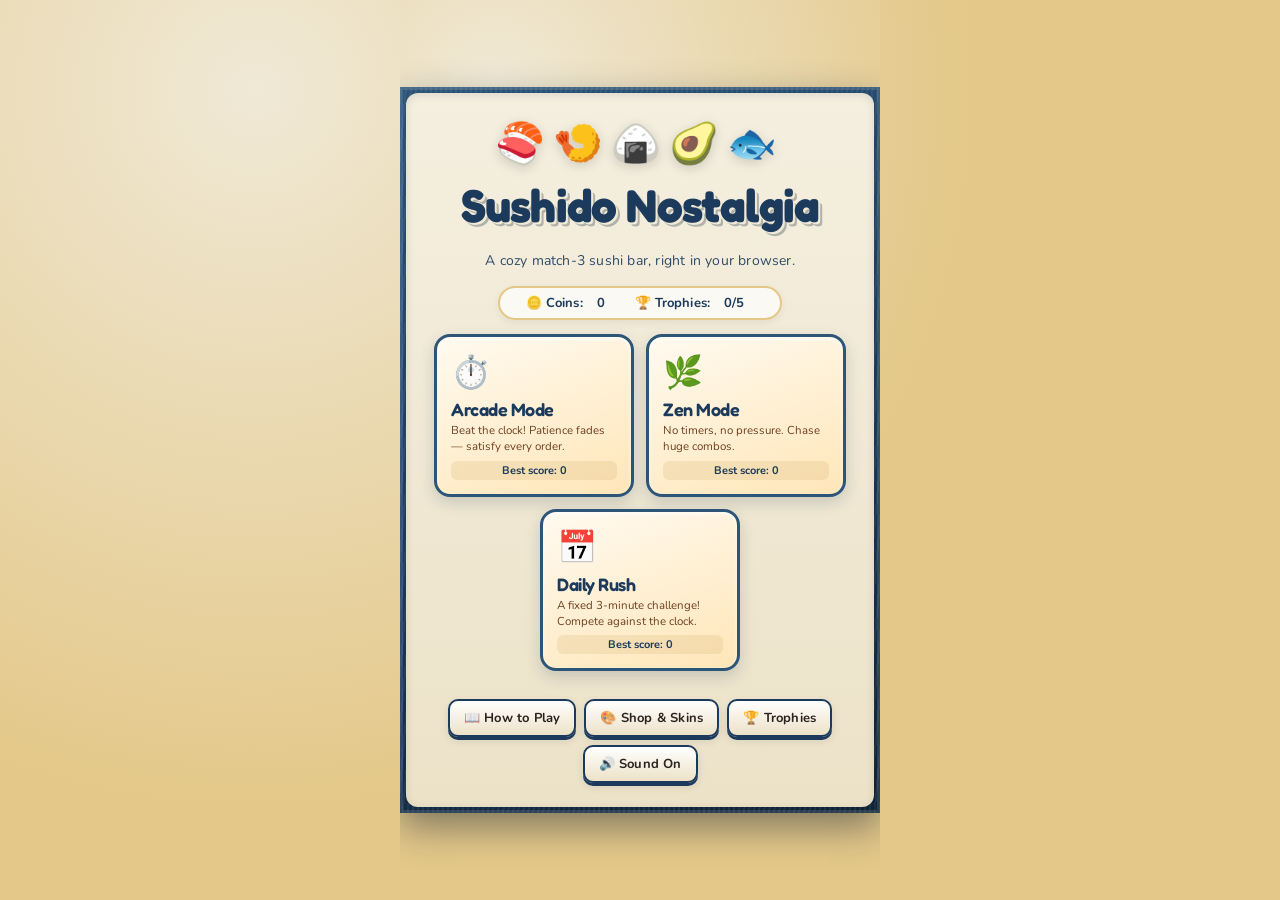
<file: index.html>
<!DOCTYPE html>
<html lang="en">
<head>
<meta charset="UTF-8">
<meta name="viewport" content="width=device-width, initial-scale=1.0, viewport-fit=cover">
<title>Sushido Nostalgia</title>
<link rel="preconnect" href="https://fonts.googleapis.com">
<link rel="preconnect" href="https://fonts.gstatic.com" crossorigin>
<link href="https://fonts.googleapis.com/css2?family=Fredoka:wght@400;500;600;700&family=Nunito:wght@400;600;700;800&display=swap" rel="stylesheet">
<link rel="preload" as="image" href="assets/sushi.png">
<link rel="preload" as="image" href="assets/shrimp.png">
<link rel="preload" as="image" href="assets/rice.png">
<link rel="preload" as="image" href="assets/avocado.png">
<link rel="preload" as="image" href="assets/fish.png">
<link rel="preload" as="image" href="assets/tea.png">
<link rel="preload" as="image" href="assets/dumpling.png">
<link rel="preload" as="image" href="assets/wasabi.png">
<link rel="preload" as="image" href="assets/soy.png">
<link rel="preload" as="image" href="assets/rocket.png">
<link rel="preload" as="image" href="assets/tempura.png">
<link rel="preload" as="image" href="assets/rainbow.png">
<link rel="stylesheet" href="styles.css">
</head>
<body>

<div class="wood-frame">

  <section id="screen-title" class="inner-panel">
    <div class="title-emoji-row">🍣🍤🍙🥑🐟</div>
    <h1>Sushido Nostalgia</h1>
    <p class="title-sub">A cozy match-3 sushi bar, right in your browser.</p>

    <div class="meta-stats">
      <span>🪙 Coins: <span id="metaCoins">0</span></span>
      <span>🏆 Trophies: <span id="metaTrophies">0/5</span></span>
    </div>

    <div class="mode-cards">
      <button class="mode-card" id="cardArcade" type="button">
        <span class="mc-emoji">⏱️</span>
        <h2>Arcade Mode</h2>
        <p>Beat the clock! Patience fades — satisfy every order.</p>
        <span class="title-best" id="bestArcadeLabel">Best score: 0</span>
      </button>
      <button class="mode-card" id="cardZen" type="button">
        <span class="mc-emoji">🌿</span>
        <h2>Zen Mode</h2>
        <p>No timers, no pressure. Chase huge combos.</p>
        <span class="title-best" id="bestZenLabel">Best score: 0</span>
      </button>
      <button class="mode-card" id="cardDaily" type="button">
        <span class="mc-emoji">📅</span>
        <h2>Daily Rush</h2>
        <p>A fixed 3-minute challenge! Compete against the clock.</p>
        <span class="title-best" id="bestDailyLabel">Best score: 0</span>
      </button>
    </div>

    <div class="title-buttons">
      <button class="btn secondary" id="btnHowTo" type="button">📖 How to Play</button>
      <button class="btn secondary" id="btnSkins" type="button">🎨 Shop & Skins</button>
      <button class="btn secondary" id="btnAchievements" type="button">🏆 Trophies</button>
      <button class="btn secondary" id="btnSoundToggleTitle" type="button">🔊 Sound On</button>
    </div>
  </section>

  <!-- STRICT MOBILE-FIRST GAME SCREEN -->
  <section id="screen-game" class="inner-panel hidden">
    <!-- TOP: Unified Objective Card (Customer + Order + Patience) -->
    <div class="customer-ticket" id="customerTicketBox">
      <div class="ticket-header">
        <div class="customer-avatar-area">
          <span class="customer-face" id="customerFace" aria-hidden="true">🧑‍🍳</span>
          <div>
            <div class="customer-name" id="customerName">Apprentice Chef</div>
            <div class="customer-meta-line"><span id="customerDiff">⭐</span> <span id="customerBonus">Tip +0%</span></div>
          </div>
        </div>
        <div class="ticket-order-info">
          <div class="customer-order" id="customerOrderText" aria-live="polite">Wants 4 🍣</div>
          <div class="customer-progress" id="customerProgressText">0 / 4</div>
        </div>
      </div>
      <div class="ticket-patience-row" id="patienceBox">
        <span id="patienceTitle" class="ticket-patience-label">Patience</span>
        <div class="ticket-meter-track"><div class="meter-fill" id="patienceFill"></div></div>
        <span class="meter-label" id="patienceLabel">100%</span>
      </div>
      <div style="display:none">
        <span id="customerDesc"></span>
        <span id="shopCoins"></span>
      </div>
    </div>

    <div class="mobile-game-container">
      <!-- MIDDLE: Hero Board & Slim Combo Area -->
      <div class="board-center-area">
        <div class="combo-energy-container" id="comboEnergyContainer">
          <div class="combo-energy-header">
            <span id="comboEnergyTitle">COMBO ENERGY</span>
            <span id="comboEnergyNext">NEXT: 🥢 Rocket</span>
          </div>
          <div class="combo-meter-track">
            <div class="meter-fill" id="comboEnergyFill"></div>
          </div>
        </div>
        
        <div class="board-frame">
          <div class="board-shell" id="boardShell">
            <div class="board" id="board" role="grid"></div>
            <div class="floating-text-layer" id="floatLayer"></div>
          </div>
        </div>
      </div>
    </div>

    <!-- BOTTOM: Compact Secondary Stats & Actions Bar -->
    <div class="status-ribbon">
      <div class="ribbon-item">🍣 <span id="scoreLabel">0</span></div>
      <div class="ribbon-item">⭐ Lv.<span id="levelLabel">1</span></div>
      <div class="ribbon-item">🏆 <span id="ordersLabel">0</span></div>
      <div class="ribbon-item">🔥 <span id="comboLabel">×0</span></div>
      <div class="ribbon-actions">
        <button class="btn small secondary" id="btnHowToGame" type="button" aria-label="Help">📖</button>
        <button class="btn small secondary" id="btnSoundToggleGame" type="button" aria-label="Sound Toggle">🔊</button>
        <button class="btn small secondary" id="btnQuitSave" type="button" aria-label="Quit">💾</button>
      </div>
    </div>
  </section>

</div>

<div class="sr-only" id="liveRegion" aria-live="polite"></div>
<div id="toast-container"></div>

<div class="overlay-back hidden" id="howToOverlay" role="dialog" aria-modal="true">
  <div class="overlay-card" tabindex="-1" id="howToCard">
    <h2>How to Play</h2>
    <div class="list-grid" style="font-size:11.5px;">
      <p><b>Basics:</b> Match 3+ identical sushi. Idle for 5 seconds for a hint.</p>
      <p><b>Customer System:</b> Each patron brings unique challenges! Check personality traits, difficulty ratings, and reward bonuses before fulfilling advanced orders.</p>
      <p><b>Power-ups (Standard):</b><br>🟢 Wasabi Bomb (Match 4): 3x3 blast.<br>🧴 Soy Splash (Match 5): Clears Row + Col.</p>
      <p><b>Combo Drops (Chain cascades!):</b><br>🥢 Rocket (x3): Clears an entire row and column.<br>💥 Tempura (x5): Massive 5x5 blast.<br>🌈 Rainbow (x7): Clears all of one random type.</p>
      <p><b>Combos:</b> Swap ANY two power-ups for huge custom board clears!</p>
    </div>
    <div class="overlay-buttons"><button class="btn secondary" id="btnCloseHowTo">Got it!</button></div>
  </div>
</div>

<div class="overlay-back hidden" id="skinsOverlay" role="dialog" aria-modal="true">
  <div class="overlay-card" tabindex="-1" id="skinsCard">
    <h2>Shop & Skins</h2>
    <p>Spend coins earned from high scores!</p>
    <div class="list-grid" id="skinsList"></div>
    <div class="overlay-buttons"><button class="btn secondary" id="btnCloseSkins">Close</button></div>
  </div>
</div>

<div class="overlay-back hidden" id="achievementsOverlay" role="dialog" aria-modal="true">
  <div class="overlay-card" tabindex="-1" id="achievementsCard">
    <h2>Trophies</h2>
    <div class="list-grid" id="achievementsList"></div>
    <div class="overlay-buttons"><button class="btn secondary" id="btnCloseAchievements">Close</button></div>
  </div>
</div>

<div class="overlay-back hidden" id="gameOverOverlay" role="dialog" aria-modal="true">
  <div class="overlay-card" tabindex="-1" id="goCard">
    <h2 id="goTitle">⏰ Time's Up!</h2>
    <p id="goDesc">Shift complete.</p>
    <div class="overlay-stats">
      <div class="stat-row"><span>Final score</span><b id="goScore">0</b></div>
      <div class="stat-row"><span>Coins Earned</span><b id="goCoins">+0</b></div>
      <div class="stat-row"><span>Level reached</span><b id="goLevel">1</b></div>
      <div class="stat-row"><span>Orders done</span><b id="goOrders">0</b></div>
      <div class="stat-row"><span>Best combo</span><b id="goCombo">×0</b></div>
      <div class="stat-row"><span>Powerups Triggered</span><b id="goPowerups">0</b></div>
      <div class="stat-row"><span>Max Cascade Tier</span><b id="goMaxCascade">×0</b></div>
    </div>
    <div class="overlay-buttons">
      <button class="btn" id="btnPlayAgain">🔁 Restart</button>
      <button class="btn secondary" id="btnReturnKitchenGO">🏠 Kitchen</button>
    </div>
  </div>
</div>

<script src="game.js" defer></script>
</body>
</html>
</file>
<file: styles.css>
:root{
    --amber:#e4c889;
    --mahogany:#2c5578;
    --mahogany-dark:#1b3a5c;
    --brown-deep:#0f2438;
    --cream:#f5efe0;
    --cream-2:#ece2c8;
    --ink:#2b2320;
    --accent:#c1272d;
    --accent-dark:#8f1a1f;
    --gold:#c9a15c;
    --neon-pink:#ff2fb0;
    --neon-cyan:#20e8ff;
    --neon-gold:#e8c468;
    --danger:#c1272d;
    --focus:#2fa8d9;
    --bg-grad-1: #f0e9d6;
    --board-bg-1: #24425e;
    --board-bg-2: #0f2438;
    --tile-bg-1: #f7f1e3;
    --tile-bg-2: #e8d9b5;
    --font-primary: 'Fredoka', 'Segoe UI Rounded', sans-serif;
    --font-secondary: 'Nunito', 'Segoe UI', sans-serif;
  }
  
  body.skin-sakura {
    --amber: #ffd1dc; --mahogany: #ff69b4; --mahogany-dark: #c71585; --brown-deep: #4a0e2e;
    --bg-grad-1: #fff0f5; --board-bg-1: #db7093; --board-bg-2: #8b0a50;
  }
  body.skin-neon {
    --amber: #1a1a2e; --mahogany: #0f3460; --mahogany-dark: #e94560; --brown-deep: #16213e;
    --cream: #1f1f3a; --cream-2: #16213e; --ink: #e94560;
    --bg-grad-1: #0f3460; --board-bg-1: #16213e; --board-bg-2: #0f3460; --tile-bg-1: #2a2a4a; --tile-bg-2: #1a1a2e;
  }
  body.skin-matcha {
    --amber: #d5e8d4; --mahogany: #82b366; --mahogany-dark: #336600; --brown-deep: #1a3300;
    --bg-grad-1: #e1eedd; --board-bg-1: #4d6633; --board-bg-2: #1a3300;
  }

  *{box-sizing:border-box; -webkit-tap-highlight-color:transparent;}
  html,body{
    margin:0; height:100vh; height:100dvh; overflow:hidden;
    background: radial-gradient(circle at 20% 10%, var(--bg-grad-1) 0%, transparent 55%), var(--amber);
    font-family: var(--font-secondary);
    font-weight: 400;
    color:var(--ink);
    -webkit-font-smoothing: antialiased;
    -moz-osx-font-smoothing: grayscale;
    letter-spacing: 0.1px;
    transition: background 0.5s ease, color 0.5s ease;
    display:flex; align-items:center; justify-content:center;
  }
  
  h1,h2,h3{ font-family: var(--font-primary); margin:0; letter-spacing: -0.5px; }
  button{ font-family:inherit; }
  
  button:focus-visible, [tabindex]:focus-visible{ outline:3px solid var(--focus); outline-offset:2px; }
  .tile:focus-visible { outline: 3px solid var(--neon-cyan); outline-offset: 2px; z-index: 10; }
  .hidden{ display:none !important; }

  .wood-frame{
    max-width:1180px; width:100%; max-height:100dvh; margin:0 auto; padding:6px; border-radius:0;
    background:
      repeating-linear-gradient(95deg, rgba(255,255,255,0.06) 0px, rgba(255,255,255,0.06) 2px, transparent 2px, transparent 5px),
      linear-gradient(160deg, var(--mahogany) 0%, var(--mahogany-dark) 55%, var(--brown-deep) 100%);
    box-shadow: 0 15px 35px rgba(15,30,48,0.45), inset 0 0 0 3px rgba(255,255,255,0.12);
    display:flex; flex-direction:column; justify-content:center;
    transition: background 0.5s ease;
  }
  .inner-panel{
    background:linear-gradient(180deg, var(--cream) 0%, var(--cream-2) 100%);
    border-radius:12px; padding:8px;
    box-shadow:inset 0 2px 8px rgba(20,40,60,0.12), 0 4px 12px rgba(0,0,0,0.06);
    height:100%; display:flex; flex-direction:column; justify-content:space-between;
    transition: background 0.5s ease; overflow-y:auto;
  }

  #screen-title { justify-content:center; text-align:center; padding:24px 16px; }
  .title-emoji-row{ font-size:40px; letter-spacing:8px; margin-bottom:6px; filter: drop-shadow(0 3px 6px rgba(0,0,0,0.15)); animation: titleFloat 3s ease-in-out infinite alternate; }
  @keyframes titleFloat { 0% { transform: translateY(0); } 100% { transform: translateY(-6px); } }
  
  #screen-title h1{
    font-family: var(--font-primary);
    font-size:clamp(32px, 6vw, 46px);
    font-weight: 700;
    color:var(--mahogany-dark);
    text-shadow:2px 2px 0 var(--bg-grad-1), 4px 4px 0 rgba(20,40,60,0.3); margin-bottom:4px;
    letter-spacing: -0.8px;
  }
  
  .title-sub{ font-family: var(--font-secondary); color:var(--mahogany-dark); opacity: 0.9; font-size:14px; margin-bottom:16px; font-weight: 400; letter-spacing: 0.2px; }
  .mode-cards{ display:flex; gap:12px; justify-content:center; flex-wrap:wrap; margin-bottom:16px; }
  .mode-card{
    width:200px; background:linear-gradient(160deg,#fffaf0,#ffe6b8);
    border:3px solid var(--mahogany); border-radius:16px; padding:14px;
    cursor:pointer; transition:transform .2s cubic-bezier(0.34, 1.56, 0.64, 1), box-shadow .2s ease;
    text-align:left; display: block; color: #5c2e0e;
    box-shadow: 0 6px 15px rgba(27,58,92,0.18), inset 0 2px 4px rgba(255,255,255,0.8);
  }
  .mode-card:hover, .mode-card:focus-visible{ transform:translateY(-4px) scale(1.02); box-shadow:0 12px 22px rgba(27,58,92,0.32); }
  .mode-card .mc-emoji{ font-size:32px; margin-bottom:4px; display:block; transition: transform 0.3s cubic-bezier(0.34, 1.56, 0.64, 1); }
  .mode-card:hover .mc-emoji { transform: scale(1.15) rotate(5deg); }
  
  .mode-card h2{ font-family: var(--font-primary); font-size:18px; font-weight: 600; color:var(--mahogany-dark); margin:0 0 2px; }
  .mode-card p{ font-family: var(--font-secondary); font-size:11.5px; font-weight: 400; opacity:0.9; line-height:1.4; margin:0; }
  .title-best{ font-size:11px; font-weight:700; color:var(--mahogany-dark); margin-top:6px; display:block; background:rgba(201,161,92,0.18); padding:2px 6px; border-radius:6px; text-align:center;}
  
  .title-buttons{ display:flex; gap:8px; justify-content:center; margin-top:12px; flex-wrap:wrap; }
  
  .meta-stats { 
    margin: 0 auto 14px auto; font-family: var(--font-secondary); font-weight: 700; color: var(--mahogany-dark); font-size: 13px; 
    background: rgba(255,255,255,0.7); display: inline-flex; padding: 6px 16px; border-radius: 30px;
    border: 2px solid var(--amber); box-shadow: 0 3px 8px rgba(0,0,0,0.06);
    animation: metaPulse 2s ease-in-out infinite;
  }
  @keyframes metaPulse { 0%, 100% { transform: scale(1); } 50% { transform: scale(1.02); } }
  .meta-stats span { margin: 0 10px; display: inline-flex; align-items: center; gap: 4px; }

  .btn{
    font-family: var(--font-primary);
    font-size:13px; font-weight:600; padding:8px 14px; border-radius:10px;
    border:2px solid var(--accent-dark); background:linear-gradient(180deg,#d94a4f,var(--accent));
    color:#fdf3ee; cursor:pointer; box-shadow:0 3px 0 var(--accent-dark), 0 4px 8px rgba(0,0,0,0.15);
    letter-spacing: 0.5px; text-transform: uppercase;
    transition: filter 0.15s ease, transform 0.1s cubic-bezier(0.34, 1.56, 0.64, 1), box-shadow 0.1s ease;
  }
  .btn:hover{ filter:brightness(1.05); transform: translateY(-2px); }
  .btn:active{ transform:translateY(2px); box-shadow:0 1px 0 var(--mahogany-dark); }
  .btn.secondary{ font-family: var(--font-secondary); font-weight: 700; background:linear-gradient(180deg,#ffffff,#ede2c8); border-color:var(--mahogany-dark); color:var(--ink); box-shadow:0 3px 0 var(--mahogany-dark), 0 4px 8px rgba(15,30,48,0.1); text-transform: none; letter-spacing: 0.2px; }
  .btn.secondary:active{ box-shadow:0 1px 0 var(--mahogany-dark); }
  .btn.small{ font-family: var(--font-secondary); font-weight: 700; font-size:11px; padding:4px 8px; border-radius:7px; box-shadow:0 2px 0 var(--mahogany-dark); letter-spacing: 0.2px; text-transform: none; }
  .btn.small:active{ transform:translateY(2px); box-shadow:0 0 0 var(--mahogany-dark); }
  .btn:disabled{ filter: grayscale(1); opacity: 0.6; cursor: not-allowed; box-shadow:0 1px 0 var(--mahogany-dark); transform:translateY(2px); }

  #screen-game {
    display: flex; flex-direction: column; height: 100%; max-height: 100dvh; padding: 4px 6px; gap: 4px; justify-content: space-between; overflow: hidden;
  }

  .customer-ticket {
    background: var(--cream); border: 2px solid var(--amber); border-radius: 10px; padding: 5px 8px; width: 100%; max-width: 560px; margin: 0 auto;
    box-shadow: 0 2px 6px rgba(0,0,0,0.05); display: flex; flex-direction: column; justify-content: space-between; flex-shrink: 0;
    transition: transform 0.3s cubic-bezier(0.34, 1.56, 0.64, 1), border-color 0.3s ease, box-shadow 0.3s ease;
  }
  .customer-ticket.celebrate {
    animation: ticketCelebrate 0.5s cubic-bezier(0.34, 1.56, 0.64, 1);
    border-color: var(--neon-gold);
    box-shadow: 0 0 15px rgba(232,196,104,0.6);
  }
  @keyframes ticketCelebrate {
    0% { transform: scale(1); }
    50% { transform: scale(1.05) rotate(1deg); }
    100% { transform: scale(1); }
  }

  .ticket-header { display: flex; justify-content: space-between; align-items: center; }
  .customer-avatar-area { display: flex; align-items: center; gap: 6px; }
  .customer-face { font-size: 24px; line-height: 1; filter: drop-shadow(0 2px 3px rgba(0,0,0,0.12)); display: inline-block; transition: transform 0.25s cubic-bezier(0.34, 1.56, 0.64, 1); }
  .customer-face.bounce { animation: customerBounce 0.4s cubic-bezier(0.34, 1.56, 0.64, 1); }
  @keyframes customerBounce { 0% { transform: scale(1); } 50% { transform: scale(1.3) rotate(-8deg); } 100% { transform: scale(1); } }
  
  .customer-name { font-family: var(--font-primary); font-size: 13px; font-weight: 600; color: var(--mahogany-dark); }
  .customer-meta-line { font-family: var(--font-secondary); font-size: 10px; color: var(--mahogany); opacity: 0.9; font-weight: 400; display: flex; gap: 4px; align-items: center; }
  
  .ticket-order-info { text-align: right; }
  .customer-order { font-family: var(--font-primary); font-size: 15px; font-weight: 700; color: var(--mahogany-dark); background: rgba(255,255,255,0.95); padding: 1px 6px; border-radius: 5px; border: 1px solid var(--amber); display: inline-block; letter-spacing: -0.3px; }
  .customer-progress { font-family: var(--font-secondary); font-size: 11px; color: var(--mahogany-dark); font-weight: 600; margin-top: 1px; }
  
  .ticket-patience-row { display: flex; align-items: center; gap: 6px; margin-top: 2px; border-top: 1px solid rgba(217,184,120,0.3); padding-top: 2px; }
  .ticket-patience-label { font-family: var(--font-secondary); font-size: 10px; font-weight: 700; color: var(--mahogany-dark); text-transform: uppercase; width: 45px; opacity: 0.9; }
  .ticket-meter-track { flex: 1; height: 6px; border-radius: 3px; margin: 0; background: var(--cream-2); border: 1px solid var(--amber); overflow: hidden; box-shadow: inset 0 1px 2px rgba(0,0,0,0.08); }
  .ticket-meter-track .meter-fill { height: 100%; width: 100%; background: linear-gradient(90deg,#37c76b,#8fe673); transition: width .25s linear, background .25s linear; border-radius: 3px; }
  .meter-label { font-family: var(--font-secondary); font-size: 10px; font-weight: 700; color: var(--mahogany-dark); width: 32px; text-align: right; }

  .mobile-game-container { display: flex; flex-direction: column; flex: 1; gap: 3px; justify-content: center; align-items: center; min-height: 0; width: 100%; }
  .board-center-area { width: 100%; display: flex; flex-direction: column; justify-content: center; align-items: center; min-height: 0; }

  .combo-energy-container {
    background: var(--cream); border: 1px solid var(--amber); border-radius: 6px; padding: 2px 8px; width: 100%; max-width: min(88vh, 560px); margin-bottom: 3px; flex-shrink: 0;
    box-shadow: 0 1px 3px rgba(0,0,0,0.03); transition: transform 0.2s ease;
  }
  .combo-energy-container.juicy { animation: comboEnergyJuice 0.3s cubic-bezier(0.34, 1.56, 0.64, 1); }
  @keyframes comboEnergyJuice { 0% { transform: scale(1); } 50% { transform: scale(1.03); border-color: var(--neon-gold); } 100% { transform: scale(1); } }

  .combo-energy-header { display: flex; justify-content: space-between; font-family: var(--font-secondary); font-size: 9.5px; font-weight: 700; color: var(--mahogany-dark); margin-bottom: 1px; }
  .combo-meter-track { height: 5px; border-radius: 2px; background: var(--cream-2); border: 1px solid var(--amber); overflow: hidden; box-shadow: inset 0 1px 2px rgba(0,0,0,0.08); }
  .combo-meter-track .meter-fill { height: 100%; width: 0%; background: linear-gradient(90deg, var(--neon-gold), var(--mahogany)); transition: width 0.3s cubic-bezier(0.4, 0, 0.2, 1); border-radius: 2px; }

  .board-frame{
    background: radial-gradient(circle at center, var(--board-bg-1) 0%, var(--board-bg-2) 100%);
    border-radius: 14px; padding: 6px; box-shadow: inset 0 0 20px rgba(0,0,0,0.7), 0 6px 16px rgba(0,0,0,0.3);
    width: 100%; max-width: min(88vh, 560px); aspect-ratio: 1; display: flex; justify-content: center; align-items: center; flex-shrink: 0;
  }
  .board-shell{ position:relative; width: 100%; height: 100%; }
  .board{
    display:grid; grid-template-columns:repeat(8, 1fr); grid-template-rows:repeat(8, 1fr); gap:3px;
    width: 100%; height: 100%; touch-action:none; position: relative;
  }
  
  .tile{
    display:flex; align-items:center; justify-content:center; font-size:min(5.2vw, 24px);
    background:linear-gradient(160deg, var(--tile-bg-1), var(--tile-bg-2));
    border-radius:50%; border:1px solid rgba(255,255,255,0.72); cursor:pointer; user-select:none; overflow:visible;
    box-shadow:0 2px 5px rgba(0,0,0,0.2), inset 0 2px 3px rgba(255,255,255,0.8), inset 0 -2px 2px rgba(0,0,0,0.06);
    will-change:transform, background; width: 100%; height: 100%; transition: background 0.5s ease, transform 0.15s cubic-bezier(0.34, 1.56, 0.64, 1);
  }
  .tile-icon{
    width:92%; height:92%; display:block; object-fit:contain; border-radius:50%; pointer-events:none;
    user-select:none; -webkit-user-drag:none;
    filter:drop-shadow(0 2px 2px rgba(15,30,48,0.22));
    transform:translateZ(0);
  }
  .tile.special-wasabi .tile-icon,
  .tile.special-soy .tile-icon,
  .tile.special-rocket .tile-icon,
  .tile.special-tempura .tile-icon,
  .tile.special-rainbow .tile-icon{ width:96%; height:96%; }
  .tile:hover{ filter:brightness(1.08); transform: scale(1.03); }
  .tile.selected{ box-shadow:0 0 0 3px var(--neon-cyan), 0 0 10px var(--neon-cyan), inset 0 2px 4px rgba(255,255,255,0.9); transform:scale(1.06); z-index:2; }
  
  .tile.special-wasabi{
    background: radial-gradient(circle at 35% 30%, #baff6b, #4c9a1e 75%);
    border-color: #2e6b0f;
    box-shadow: 0 0 10px rgba(76,154,30,0.9), inset 0 2px 5px rgba(255,255,255,0.8);
    animation: wasabiGlow 1.5s infinite alternate;
  }
  @keyframes wasabiGlow {
    0% { box-shadow: 0 0 4px rgba(76,154,30,0.5), inset 0 2px 3px rgba(255,255,255,0.6); transform: scale(1); }
    100% { box-shadow: 0 0 14px rgba(76,154,30,1), inset 0 2px 6px rgba(255,255,255,0.95); transform: scale(1.04); }
  }

  .tile.special-soy{
    background: radial-gradient(circle at 35% 30%, #7c5a3a, #2c1c10 75%);
    border-color: #1a0f08;
    box-shadow: inset 0 0 8px rgba(0,0,0,0.85), 0 0 10px rgba(44,28,16,0.8);
    animation: soyPulse 2s infinite alternate;
  }
  @keyframes soyPulse { 0% { transform: scale(1); } 100% { transform: scale(1.03); } }

  .tile.special-rocket{
    background: radial-gradient(circle at 35% 30%, #ffecd2 0%, #fcb69f 100%);
    border-color: #d35400;
    box-shadow: 0 0 12px rgba(211,84,0,0.9), inset 0 2px 5px rgba(255,255,255,0.8);
    animation: rocketPulse 1.2s infinite alternate;
  }
  @keyframes rocketPulse { 0% { transform: scale(1) rotate(-3deg); } 100% { transform: scale(1.05) rotate(3deg); } }

  .tile.special-tempura{
    background: radial-gradient(circle at 35% 30%, #f6d365 0%, #fda085 100%);
    border-color: #c0392b;
    box-shadow: 0 0 14px rgba(243,156,18,0.95), inset 0 2px 5px rgba(255,255,255,0.8);
    animation: tempuraPulse 1s infinite alternate;
  }
  @keyframes tempuraPulse { 0% { transform: scale(1); } 100% { transform: scale(1.06); filter: brightness(1.1); } }

  .tile.special-rainbow{
    background: radial-gradient(circle at 35% 30%, #ff9a9e 0%, #fecfef 50%, #a1c4fd 100%);
    border-color: #ff2fb0;
    box-shadow: 0 0 16px var(--neon-pink);
    animation: rainbowShimmer 1.8s infinite linear, rainbowScale 1s infinite alternate;
  }
  @keyframes rainbowShimmer { 0% { filter: hue-rotate(0deg); } 100% { filter: hue-rotate(360deg); } }
  @keyframes rainbowScale { 0% { transform: scale(1); } 100% { transform: scale(1.05); } }

  .tile.clearing{ animation:tileClear .28s cubic-bezier(0.34, 1.56, 0.64, 1) forwards; z-index: 3; }
  @keyframes tileClear{ 0%{ transform:scale(1); opacity:1; filter:brightness(1.3); } 100%{ transform:scale(0.1) rotate(25deg); opacity:0; filter:brightness(2); } }
  
  .tile.pop-in{ animation:tilePopIn .22s cubic-bezier(0.34, 1.56, 0.64, 1); }
  @keyframes tilePopIn{ 0%{ transform:scale(0.4); opacity:0; } 100%{ transform:scale(1); opacity:1; } }
  
  .tile.shake-invalid{ animation:shakeInvalid .3s ease; z-index: 4; }
  @keyframes shakeInvalid{ 0%,100%{ transform:translateX(0); } 25%{ transform:translateX(-5px); } 75%{ transform:translateX(5px); } }
  
  .tile.bomb-flash{ animation:bombFlash .4s ease; z-index: 5; }
  @keyframes bombFlash{ 0%{ box-shadow:0 0 0 0 rgba(76,154,30,1); transform: scale(1.2); } 100%{ box-shadow:0 0 0 24px rgba(76,154,30,0); transform: scale(1); } }
  
  .tile.splash-flash{ animation:splashFlash .4s ease; z-index: 5; }
  @keyframes splashFlash{ 0%{ box-shadow:0 0 0 0 rgba(44,28,16,1); transform: scale(1.2); } 100%{ box-shadow:0 0 0 24px rgba(44,28,16,0); transform: scale(1); } }
  
  .tile.hint-pulse{ animation:hintPulse 0.9s infinite alternate; z-index: 3; }
  @keyframes hintPulse { 0% { transform: scale(1); box-shadow: 0 0 2px var(--neon-gold); } 100% { transform: scale(1.08); box-shadow: 0 0 14px var(--neon-gold); border-color: var(--neon-gold); } }

  .board-shake{ animation:boardShake .35s cubic-bezier(0.36, 0.07, 0.19, 0.97) both; }
  @keyframes boardShake{ 0%,100%{ transform:translate(0,0); } 20%{ transform:translate(-6px,3px); } 40%{ transform:translate(6px,-3px); } 60%{ transform:translate(-4px,2px); } 80%{ transform:translate(4px,-1px); } }

  .floating-text-layer{ position:absolute; inset:0; pointer-events:none; overflow:visible; z-index: 10; }
  .float-text{
    position:absolute; font-family: var(--font-primary); font-weight:700; font-size:18px; color:var(--neon-gold);
    text-shadow:0 0 4px var(--neon-pink), 0 0 12px var(--neon-pink), 0 2px 0 #7a1a55;
    letter-spacing: 0.5px;
    animation:floatUp 1.1s cubic-bezier(0.25, 1.2, 0.5, 1) forwards; white-space:nowrap;
  }
  @keyframes floatUp{ 
    0%{ transform:translate(-50%, 0) scale(0.6) rotate(-5deg); opacity:0; } 
    20%{ opacity:1; transform:translate(-50%, -10px) scale(1.2) rotate(3deg); } 
    100%{ transform:translate(-50%, -55px) scale(1) rotate(0deg); opacity:0; } 
  }

  .banner{
    position:absolute; left:50%; top:6px; transform:translateX(-50%); background:linear-gradient(180deg,#fff,#ffe6b0);
    border:2px solid var(--mahogany); border-radius:8px; padding:6px 16px; font-family: var(--font-primary); font-weight:700; font-size:13px; color:var(--mahogany-dark);
    box-shadow:0 6px 16px rgba(0,0,0,0.3); animation:bannerPop 1.6s cubic-bezier(0.34, 1.56, 0.64, 1) forwards; z-index:15; pointer-events:none;
  }
  @keyframes bannerPop{ 
    0%{ opacity:0; transform:translate(-50%,-12px) scale(0.8); } 
    15%{ opacity:1; transform:translate(-50%,0) scale(1.05); } 
    25%{ transform:translate(-50%,0) scale(1); }
    80%{ opacity:1; } 
    100%{ opacity:0; transform:translate(-50%,-6px) scale(0.95); } 
  }

  .status-ribbon {
    display: flex; justify-content: space-between; align-items: center; background: rgba(255, 246, 224, 0.85);
    border: 1px solid var(--amber); border-radius: 8px; padding: 3px 8px; font-family: var(--font-secondary);
    font-weight: 700; font-size: 12px; letter-spacing: 0.2px; color: var(--mahogany-dark);
    box-shadow: 0 1px 3px rgba(0,0,0,0.03); flex-shrink: 0; width: 100%; max-width: 440px; margin: 0 auto;
  }
  .ribbon-item { display: flex; align-items: center; gap: 2px; background: rgba(255,255,255,0.75); padding: 2px 5px; border-radius: 5px; border: 1px solid rgba(255,234,167,0.5); }
  .ribbon-actions { display: flex; gap: 3px; }

  .overlay-back{ position:fixed; inset:0; background:rgba(10,20,32,0.82); backdrop-filter: blur(3px); display:flex; align-items:center; justify-content:center; z-index:80; padding:16px; animation: fadeInOverlay 0.25s ease; }
  @keyframes fadeInOverlay { from { opacity: 0; backdrop-filter: blur(0px); } to { opacity: 1; backdrop-filter: blur(3px); } }

  .overlay-card{ 
    background:linear-gradient(180deg,#fffaf0,#ffe6b8); border:3px solid var(--mahogany); border-radius:18px; padding:24px; max-width:400px; width:100%; text-align:center; 
    box-shadow:0 25px 50px rgba(0,0,0,0.45), inset 0 2px 6px rgba(255,255,255,0.8); outline:none; max-height: 85vh; overflow-y: auto;
    animation: scaleInCard 0.35s cubic-bezier(0.34, 1.56, 0.64, 1);
  }
  @keyframes scaleInCard { from { transform: scale(0.8); opacity: 0; } to { transform: scale(1); opacity: 1; } }
  
  .overlay-card h2{ font-family: var(--font-primary); color:var(--mahogany-dark); font-size:24px; font-weight: 700; margin-bottom:8px; letter-spacing: -0.5px; }
  .overlay-card p{ font-family: var(--font-secondary); font-size: 13px; font-weight: 400; margin: 0 0 12px 0; color: #5c2e0e; line-height: 1.4; }
  
  .overlay-stats{ font-family: var(--font-secondary); font-weight: 400; text-align:left; margin:12px 0; font-size:12px; background: rgba(255,255,255,0.6); padding: 10px; border-radius: 10px; border: 1px solid var(--amber); }
  .overlay-stats .stat-row{ border-bottom:1px dashed #d9b878; padding:5px 0; display:flex; justify-content:space-between; animation: statRowFade 0.4s ease backwards; }
  .overlay-stats .stat-row:nth-child(1){ animation-delay: 0.1s; }
  .overlay-stats .stat-row:nth-child(2){ animation-delay: 0.15s; }
  .overlay-stats .stat-row:nth-child(3){ animation-delay: 0.2s; }
  .overlay-stats .stat-row:nth-child(4){ animation-delay: 0.25s; }
  .overlay-stats .stat-row:nth-child(5){ animation-delay: 0.3s; }
  .overlay-stats .stat-row:nth-child(6){ animation-delay: 0.35s; }
  .overlay-stats .stat-row:nth-child(7){ animation-delay: 0.4s; }
  @keyframes statRowFade { from { opacity: 0; transform: translateY(6px); } to { opacity: 1; transform: translateY(0); } }

  .overlay-stats .stat-row:last-child{ border-bottom: none; }
  .overlay-stats .stat-row b{ font-family: var(--font-secondary); color: var(--mahogany-dark); font-weight: 700; }
  .overlay-buttons{ display:flex; gap:8px; justify-content:center; margin-top:14px; flex-wrap:wrap; }

  .list-grid { display: grid; grid-template-columns: 1fr; gap: 8px; text-align: left; margin-bottom: 12px;}
  .list-item { background: var(--cream); border: 2px solid var(--amber); border-radius: 10px; padding: 8px 12px; display: flex; align-items: center; gap: 10px; box-shadow: 0 2px 6px rgba(0,0,0,0.04); transition: transform 0.2s ease; }
  .list-item:hover { transform: translateY(-2px); }
  .list-item.locked { opacity: 0.6; filter: grayscale(0.8); }
  .list-item.active { border-color: var(--neon-gold); box-shadow: 0 0 12px rgba(232,196,104,0.6); background: #fbf6e6; }
  .item-icon { font-size: 26px; }
  
  .item-details h4 { font-family: var(--font-primary); margin: 0 0 2px 0; font-size: 14px; font-weight: 600; color: var(--mahogany-dark); }
  .item-details p { font-family: var(--font-secondary); margin: 0; font-size: 11.5px; font-weight: 400; opacity: 0.9; }

  #toast-container { position: fixed; bottom: 20px; left: 50%; transform: translateX(-50%); z-index: 100; display: flex; flex-direction: column; gap: 8px; pointer-events: none;}
  .toast { 
    background: linear-gradient(180deg,#fff,#ffe6b0); border: 3px solid var(--neon-gold); border-radius: 12px; padding: 12px 20px; 
    box-shadow: 0 10px 25px rgba(0,0,0,0.4); display: flex; align-items: center; gap: 12px; 
    animation: slideUpToast 0.35s cubic-bezier(0.34, 1.56, 0.64, 1) forwards, fadeOutToast 0.5s ease-in 3.5s forwards; 
    font-family: var(--font-secondary); font-weight: 700; color: var(--mahogany-dark);
  }
  @keyframes slideUpToast { from { transform: translateY(50px) scale(0.9); opacity: 0; } to { transform: translateY(0) scale(1); opacity: 1; } }
  @keyframes fadeOutToast { to { opacity: 0; transform: translateY(-20px) scale(0.95); } }

  @media (prefers-reduced-motion: reduce){
    .board-shake, .tile.clearing, .tile.pop-in, .tile.shake-invalid, .float-text, .banner, .hint-pulse, .customer-ticket.celebrate, .customer-face.bounce { animation:none !important; }
    .tile.clearing { opacity:0; transition: opacity 0.2s; } .float-text { opacity:1; top: 0 !important; }
  }
  .sr-only{ position:absolute; width:1px; height:1px; padding:0; margin:-1px; overflow:hidden; clip:rect(0,0,0,0); white-space:nowrap; border:0; }

  @media (min-width: 821px){
    .wood-frame { max-width: 480px; }
  }

/* Clean token pass: artwork-only PNGs over solid circular game pieces. */
.tile{
  background:linear-gradient(145deg, rgba(255,255,255,.98), var(--tile-bg-2));
  border:2px solid rgba(255,255,255,.82);
  overflow:hidden;
}
.tile-icon{width:86%;height:86%;border-radius:0;filter:drop-shadow(0 2px 2px rgba(15,30,48,.28));}
.tile.special-wasabi .tile-icon,.tile.special-soy .tile-icon,.tile.special-rocket .tile-icon,.tile.special-tempura .tile-icon,.tile.special-rainbow .tile-icon{width:88%;height:88%;}
</file>
